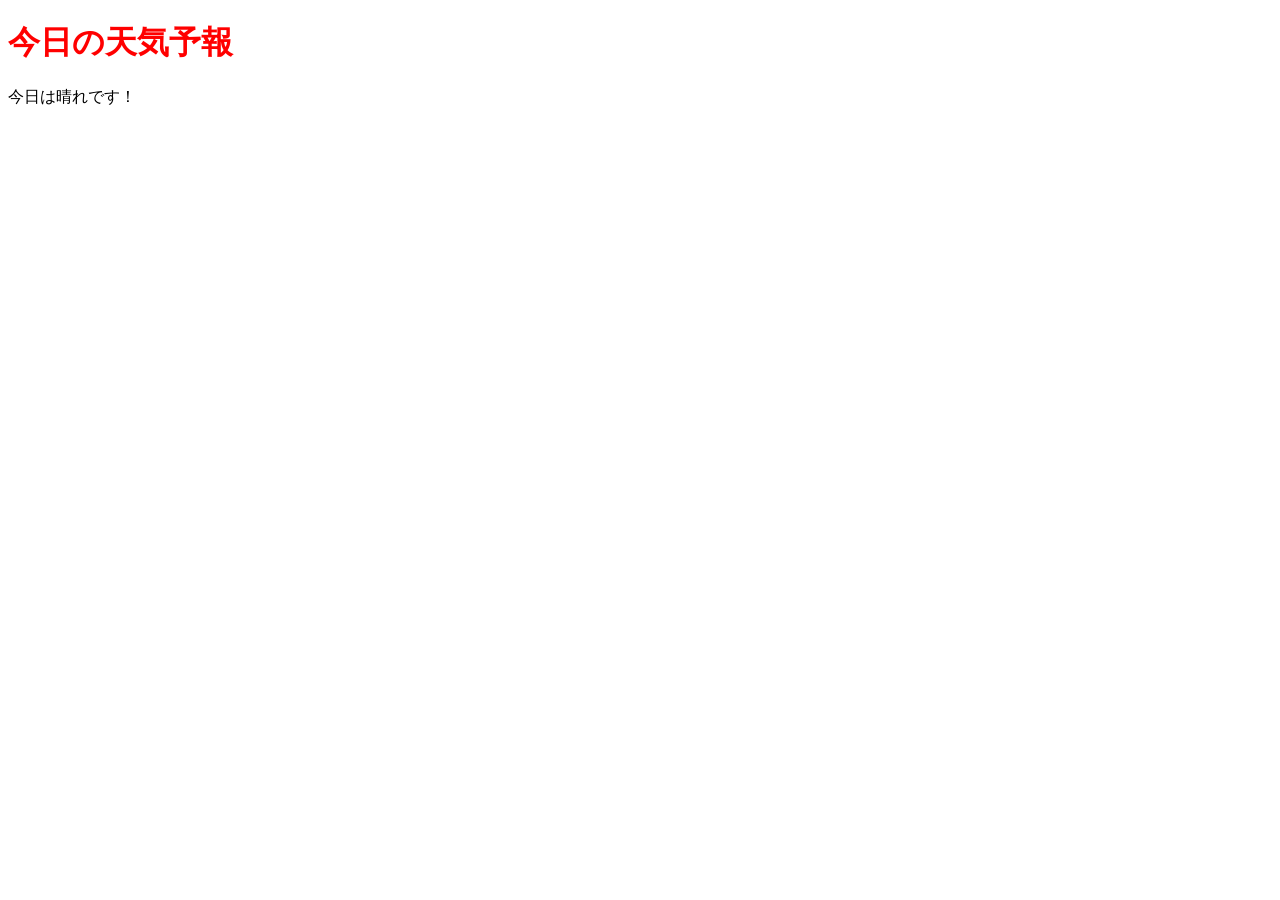
<file: kadai_006/weather.html>
<!DOCTYPE html>
<html lang="ja">
<head>
 <meta charset="UTF-8">
 <title>jQueryの基礎を学ぼう_6章課題</title>
 <link rel="stylesheet" href="weather.css">
</head>
<body>
 <h1 id="target">今日の天気予報</h1>
 <p>今日は晴れです！</p>
 <script src="https://code.jquery.com/jquery-3.6.0.min.js"></script>
 <script src="weather.js"></script>
</body>
</html>
</file>
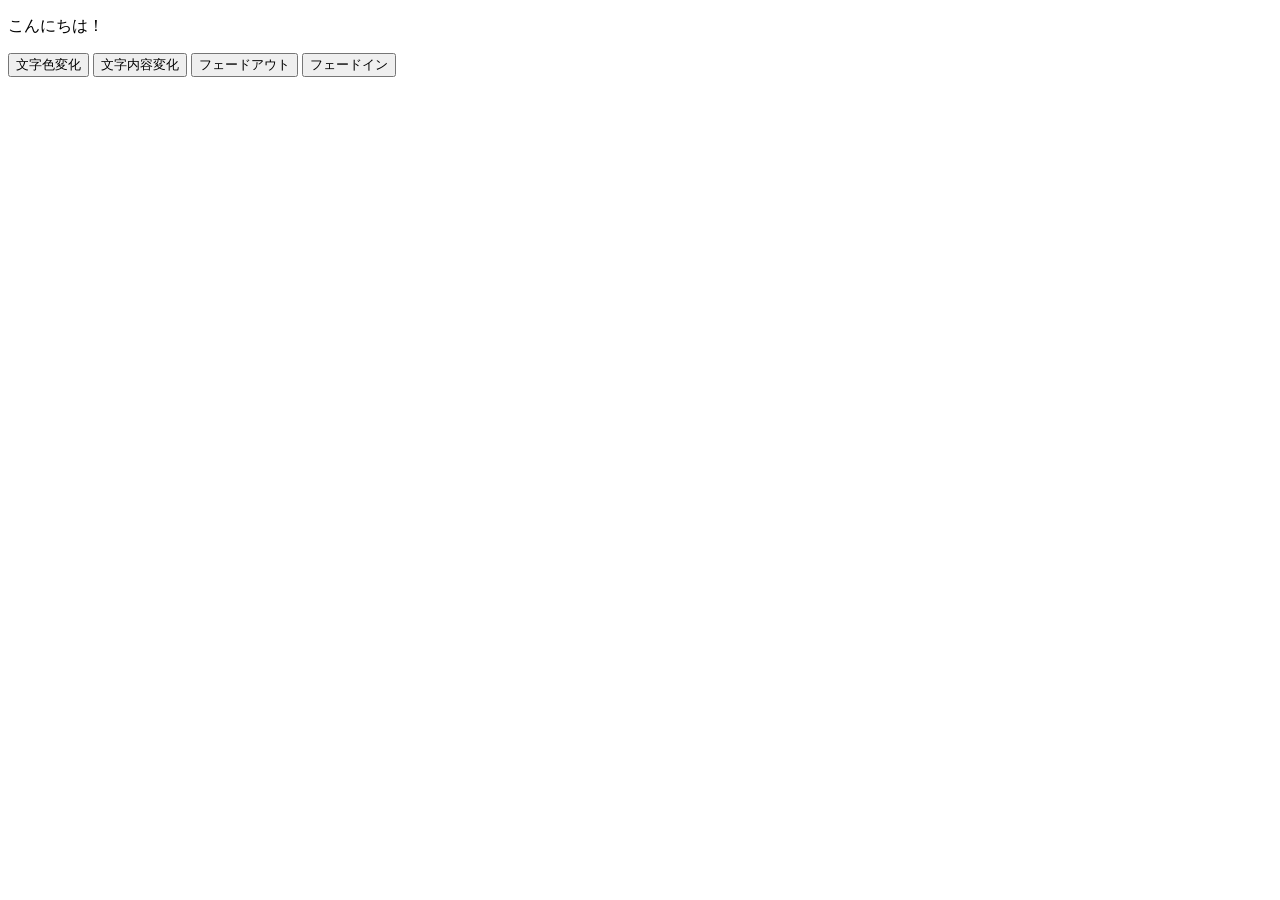
<file: kadai_010/summary.html>
<!DOCTYPE html>
<html lang="ja">
<head>
 <meta charset="UTF-8">
 <title>jQueryの基礎を学ぼう_10章課題</title>
</head>
<body>
 <div>
  <p id="target">こんにちは！</p>
  <button id="change-color">文字色変化</button>
  <button id="change-text">文字内容変化</button>
  <button id="fade-out">フェードアウト</button>
  <button id="fade-in">フェードイン</button>
 </div>
<script src="https://code.jquery.com/jquery-3.6.0.min.js"></script>
<script src="summary.js"></script>
</body>
</html>
</file>
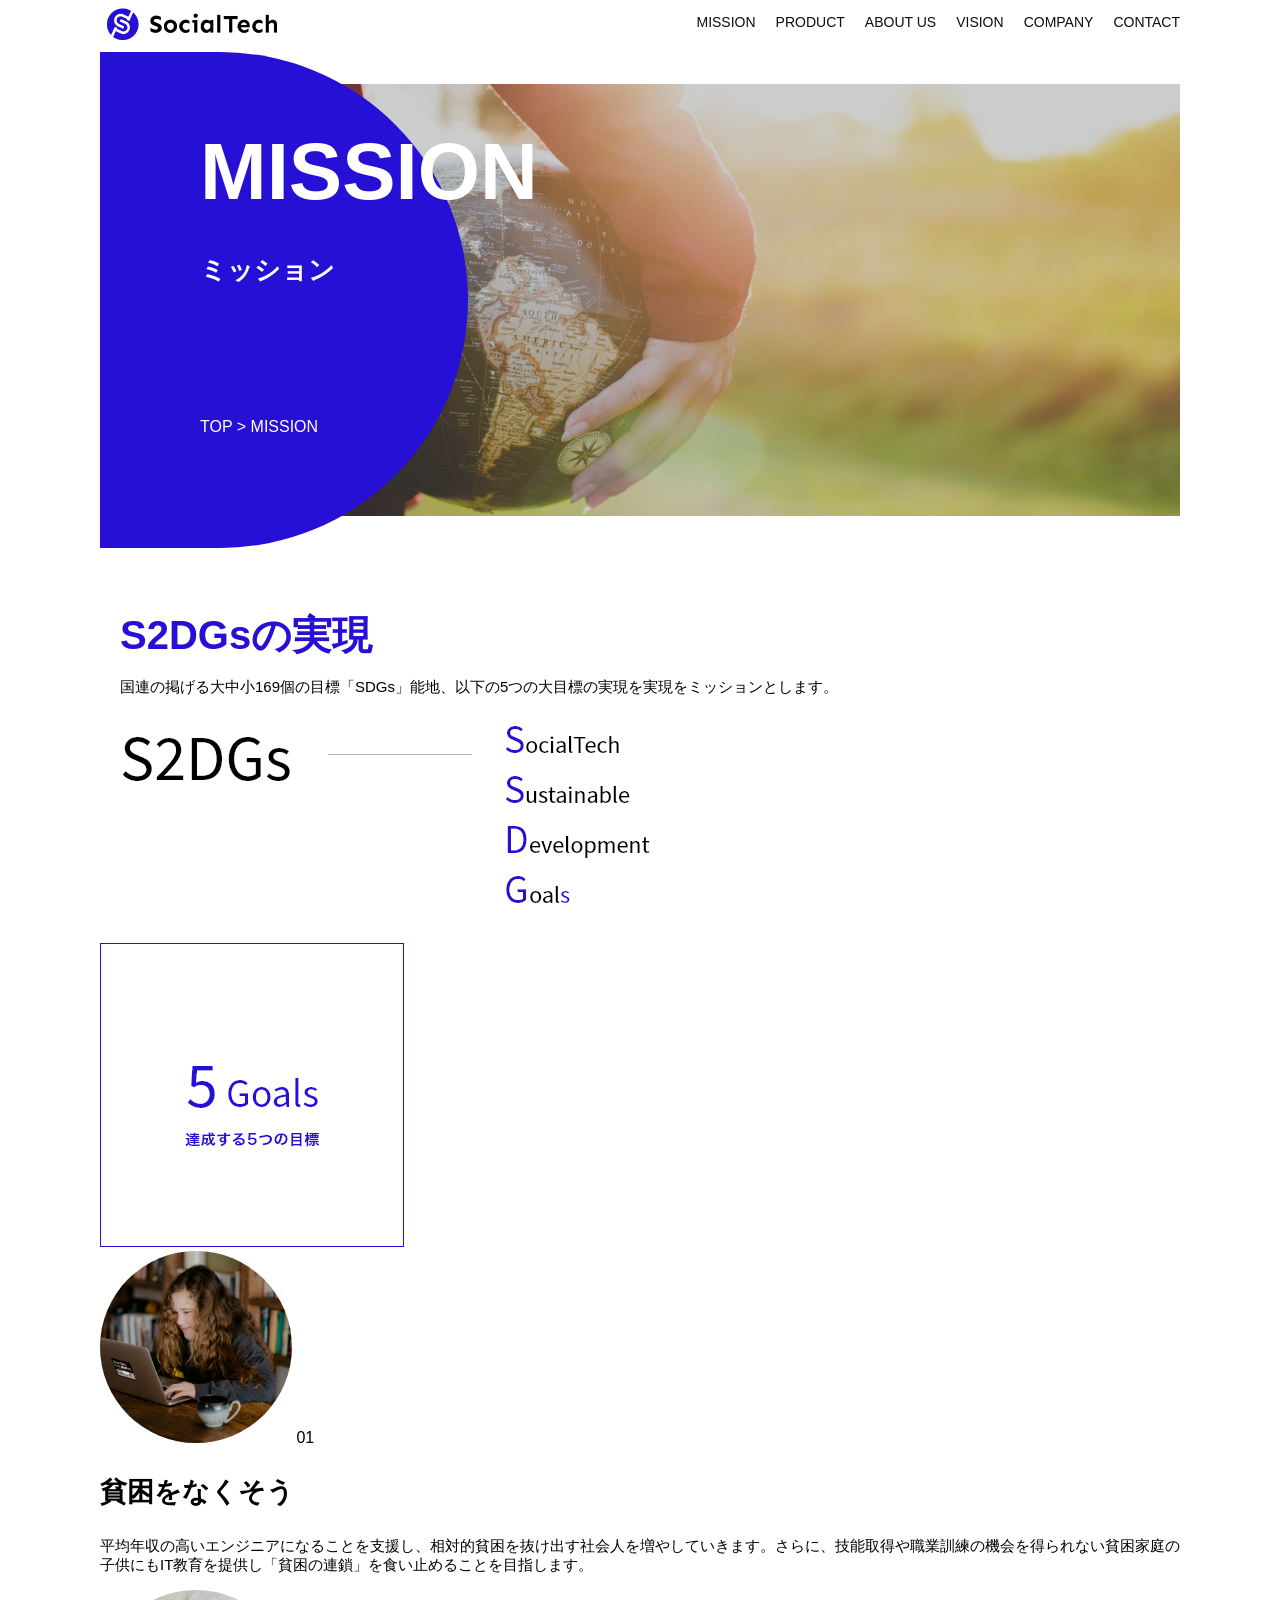
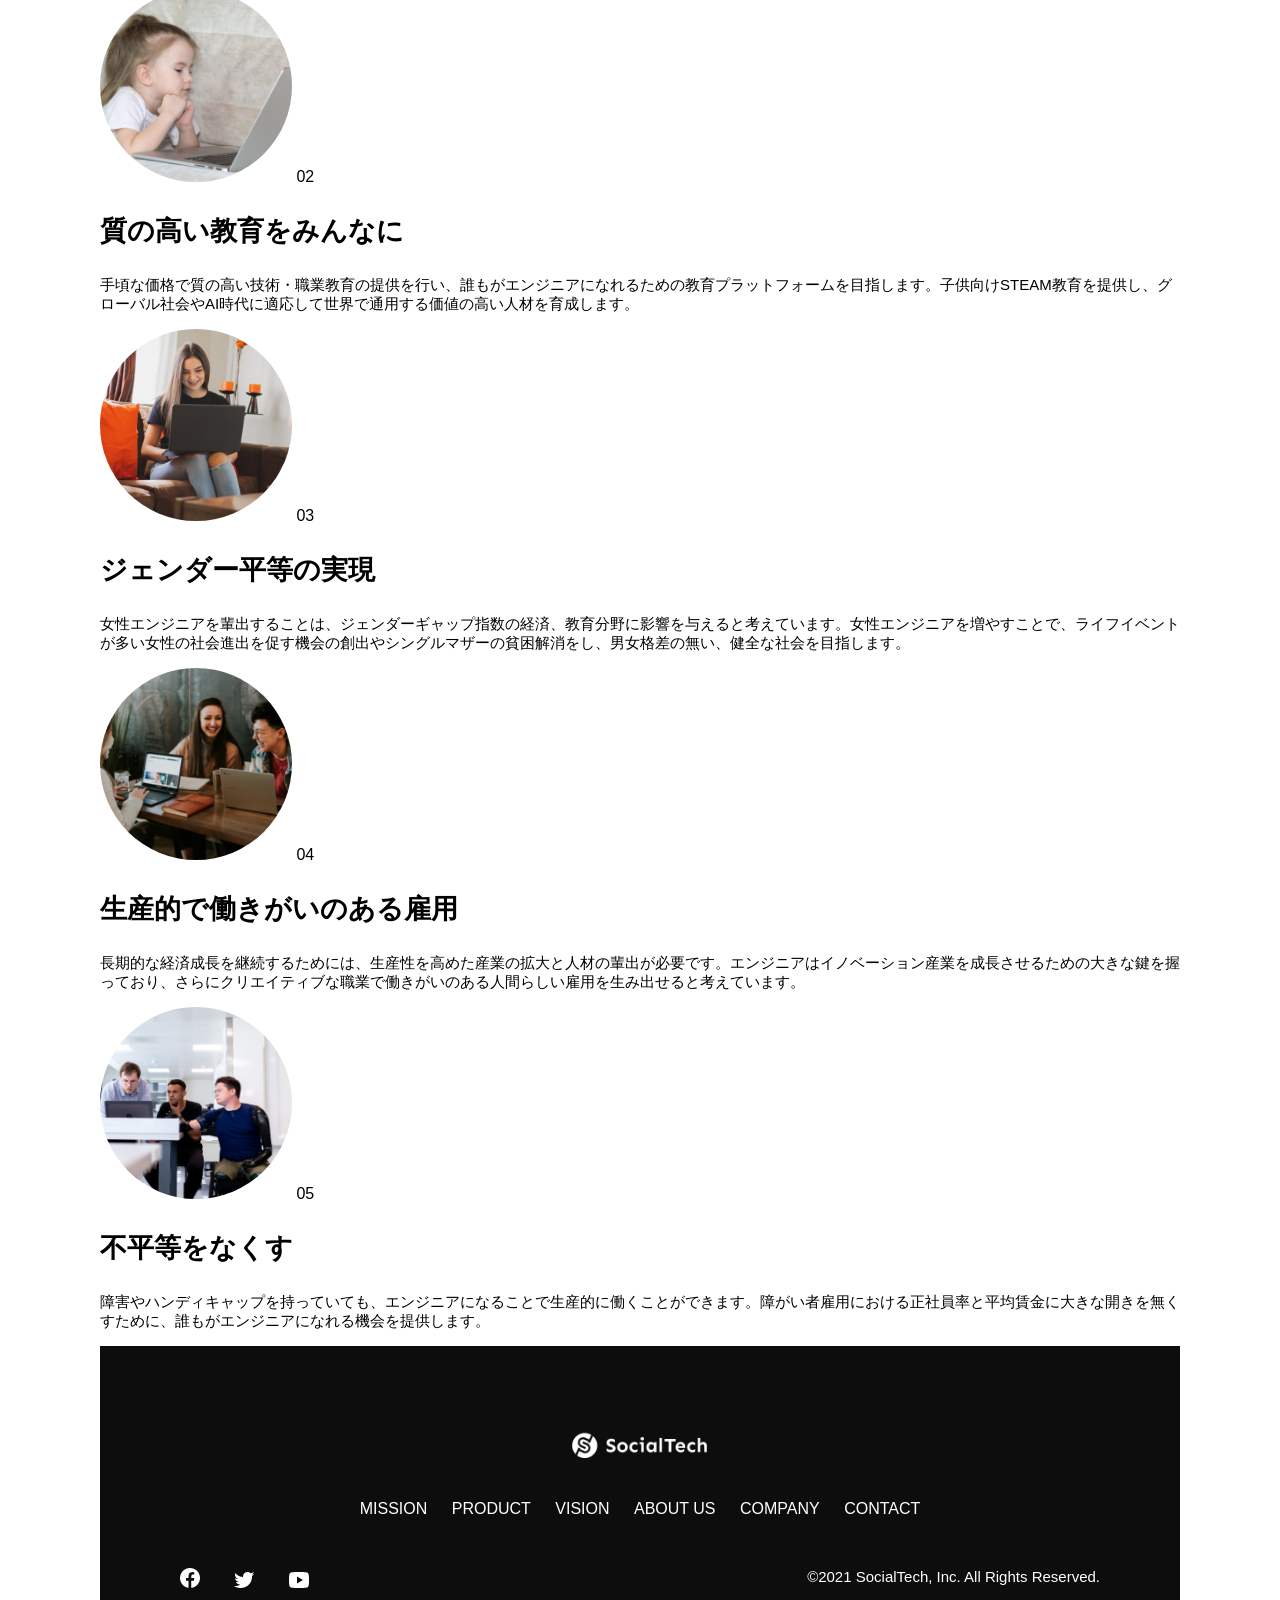
<file: kadai_tutorial_output/mission.html>
<!DOCTYPE html>
<html>
    <head>
        <title>SocialTech - MISSION ミッション -</title>
        <meta charset="utf-8">
        <meta name="description" content="SocialTechが目指す5つの目標（S2DGs）を紹介します">
        <meta name="viewport" content="width=device-width, initial-scale=1.0">
        <link rel="stylesheet" href="style.css">
    </head>

    <body>
        <!-- ヘッダー -->
         <header>
            <!-- ロゴ -->
             <a href="index.html" id="logo">
                <img src="images/logo.png" alt="トップページに戻る">
             </a>
             <!-- PC用ナビ -->
              <nav id="nav-pc">
                <ul>
                    <li><a href="mission.html">MISSION</a></li>
                    <li><a href="product.html">PRODUCT</a></li>
                    <li><a href="index.html#aboutus">ABOUT US</a></li>
                    <li><a href="index.html#VISION">VISION</a></li>
                    <li><a href="index.html#company">COMPANY</a></li>
                    <li><a href="index.html#contact">CONTACT</a></li>
                </ul>
              </nav>
              <!-- スマホ用メニューボタン -->
               <button id="menu-sp" onclick="document.getElementById('nav-sp').style.display = 'block'">
               <img src="images/button-menu.png" alt="ナビ開く">                
               </button>
               <!-- スマホ用ナビ -->
                <div id="nav-sp">
                    <button id="close" onclick="document.getElementById('nav-sp').style.display = 'none'">
                        <img src="images/button-close.png" alt="ナビ閉じる">
                    </button>

                    <nav>
                        <ul>
                            <li>
                                <a id="logo-sp" href="index.html" onclick="document.getElementById('nav-sp').style.display = 'none'"><img src="images/logo-sp.png" alt="トップページに戻る"></a>
                            </li>
                            <li><a class="menu" href="mission.html" onclick="document.getElementById('nav-sp').style.display = 'none'">MISSION</a></li>
                            <li><a class="menu" href="product.html" onclick="document.getElementById('nav-sp').style.display = 'none'">PRODUCT</a></li>
                            <li><a class="menu" href="index.html#aboutus" onclick="document.getElementById('nav-sp').style.display = 'none'">ABOUT US</a></li>
                            <li><a class="menu" href="index.html#vision">VISION</a></li>
                            <li><a class="menu" href="index.html#company">COMPANY</a></li>
                            <li><a class="menu" href="index.html#contact">CONTACT</a></li>
                        </ul>
                    </nav>
                    <div id="sns">
                        <a href="https://www.facebook.com/sejuku2013"><img src="images/button-facebook.png" alt="Facebookのリンク"></a>
                        <a href="https://twitter.com/samuraijuku"><img src="images/button-twitter.png" alt="Twitterのリンク"></a>
                        <a href="https://www.youtube.com/channel/UCCFOQO5aDK0xXam4cUQXT8g"><img src="images/button-youtube.png" alt="YouTubeのリンク"></a>
                    </div>
                </div>
         </header>

         <main>
            <article>
                <section id="mission-main">
                    <div class="mission-main-inner">
                        <div id="mission-title">
                            <h1>MISSION<br><span>ミッション</span></h1>
                            <p>TOP > MISSION</p>
                        </div>
                    </div>
                </section>
                
                <section id="mission-s2dgs"> 
                    <h2 class="mission-h2">S2DGsの実現</h2>
                    <p>国連の掲げる大中小169個の目標「SDGs」能地、以下の5つの大目標の実現を実現をミッションとします。</p>
                    <img src="images/mission/mission-s2dgs.png" alt="S2DGs">
                </section>

                <section id="mission-five-goals">
                    <div class="five-goals-image"><img src="images/mission/mission-5goals.png" alt="5Goals"></div>
                    <div class="five-goals-read">
                        <div>
                            <img class="fivegoals-image-left" src="images/mission/mission-5goals01.png" alt="PCを操作する女の子">
                            <span class="fivegoals-number">01</span>
                            <h3 class="fivegoals-h3">貧困をなくそう</h3>
                            <p class="fivegoals-p">平均年収の高いエンジニアになることを支援し、相対的貧困を抜け出す社会人を増やしていきます。さらに、技能取得や職業訓練の機会を得られない貧困家庭の子供にもIT教育を提供し「貧困の連鎖」を食い止めることを目指します。</p>
                        </div>
                        <div>
                            <img class="fivegoals-image-left" src="images/mission/mission-5goals02.png" alt="PCを操作する女の子">
                            <span class="fivegoals-number">02</span>
                            <h3 class="fivegoals-h3">質の高い教育をみんなに</h3>
                            <p class="fivegoals-p">手頃な価格で質の高い技術・職業教育の提供を行い、誰もがエンジニアになれるための教育プラットフォームを目指します。子供向けSTEAM教育を提供し、グローバル社会やAI時代に適応して世界で通用する価値の高い人材を育成します。</p>
                        </div>
                        <div>
                            <img class="fivegoals-image-left" src="images/mission/mission-5goals03.png" alt="PCを操作する女の子">
                            <span class="fivegoals-number">03</span>
                            <h3 class="fivegoals-h3">ジェンダー平等の実現</h3>
                            <p class="fivegoals-p">女性エンジニアを輩出することは、ジェンダーギャップ指数の経済、教育分野に影響を与えると考えています。女性エンジニアを増やすことで、ライフイベントが多い女性の社会進出を促す機会の創出やシングルマザーの貧困解消をし、男女格差の無い、健全な社会を目指します。</p>
                        </div>
                        <div>
                            <img class="fivegoals-image-left" src="images/mission/mission-5goals04.png" alt="PCを操作する女の子">
                            <span class="fivegoals-number">04</span>
                            <h3 class="fivegoals-h3">生産的で働きがいのある雇用</h3>
                            <p class="fivegoals-p">長期的な経済成長を継続するためには、生産性を高めた産業の拡大と人材の輩出が必要です。エンジニアはイノベーション産業を成長させるための大きな鍵を握っており、さらにクリエイティブな職業で働きがいのある人間らしい雇用を生み出せると考えています。</p>
                        </div>
                        <div>
                            <img class="fivegoals-image-left" src="images/mission/mission-5goals05.png" alt="PCを操作する女の子">
                            <span class="fivegoals-number">05</span>
                            <h3 class="fivegoals-h3">不平等をなくす</h3>
                            <p class="fivegoals-p">障害やハンディキャップを持っていても、エンジニアになることで生産的に働くことができます。障がい者雇用における正社員率と平均賃金に大きな開きを無くすために、誰もがエンジニアになれる機会を提供します。</p>
                        </div>
                    </div>
                </section>
            </article>
         </main>

         <footer>
            <div id="footer-logo"><img src="images/logo-sp.png" alt="SocialTech"></div>
            <div id="footer-link">
                <a href="mission.html">MISSION</a>
                <a href="product.html">PRODUCT</a>
                <a href="index.html#vision">VISION</a>
                <a href="index.html#aboutus">ABOUT US</a>
                <a href="index.html#company">COMPANY</a>
                <a href="index.html#contact">CONTACT</a>
            </div>
            <div id="sns-footer">
                <div class="sns-btns">
                    <a href="https://www.facebook.com/sejuku2013"><img src="images/button-facebook.png" alt="Facebookのリンク"></a>
                    <a href="https://twitter.com/samuraijuku"><img src="images/button-twitter.png" alt="Twitterのリンク"></a>
                    <a href="https://www.youtube.com/channel/UCCFOQO5aDK0xXam4cUQXT8g"><img src="images/button-youtube.png" alt="YouTubeのリンク"></a>
                </div>
                <p id="copyright">&copy;2021 SocialTech, Inc. All Rights Reserved.</p>
            </div>
         </footer>
    </body>
</html>
</file>
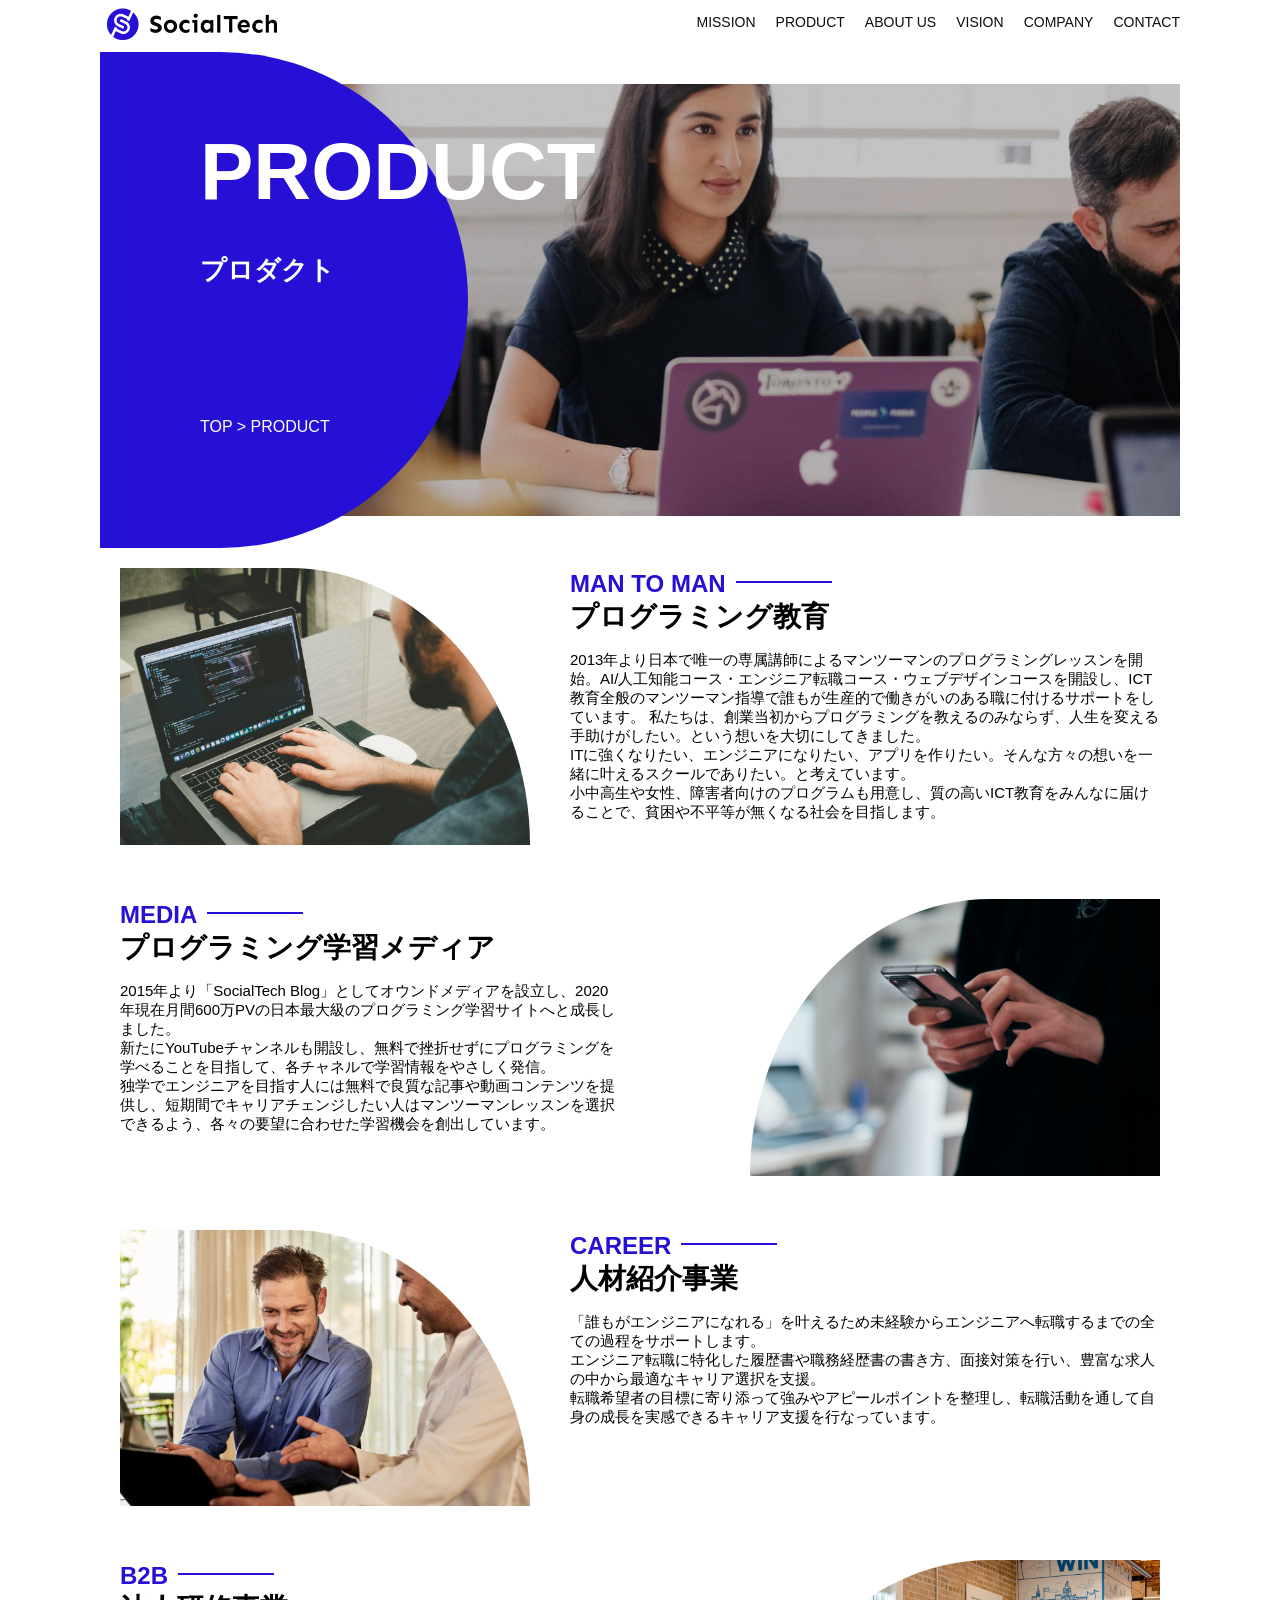
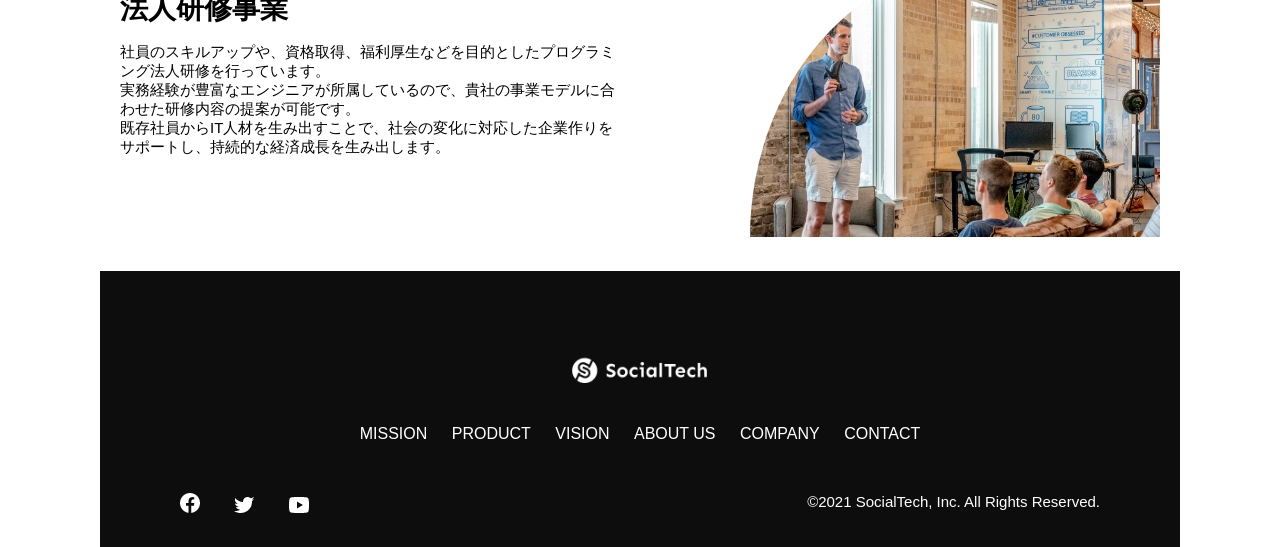
<file: kadai_tutorial_output/product.html>
<!DOCTYPE html>
<html>
    <head>
        <title>SocialTech - PRODUCT プロダクト -</title>
        <meta charset="utf-8">
        <meta name="description" content="SocialTechの4つのプロダクトを紹介します">
        <meta name="viewport" content="width=device-width, initial-scale=1.0">
        <link rel="stylesheet" href="style.css">
    </head>

    <body>
        <!-- ヘッダー -->
         <header>
            <!-- ロゴ -->
             <a href="index.html" id="logo">
                <img src="images/logo.png" alt="トップページに戻る">
             </a>
             <!-- PC用ナビ -->
              <nav id="nav-pc">
                <ul>
                    <li><a href="mission.html">MISSION</a></li>
                    <li><a href="product.html">PRODUCT</a></li>
                    <li><a href="index.html#aboutus">ABOUT US</a></li>
                    <li><a href="index.html#VISION">VISION</a></li>
                    <li><a href="index.html#company">COMPANY</a></li>
                    <li><a href="index.html#contact">CONTACT</a></li>
                </ul>
              </nav>
              <!-- スマホ用メニューボタン -->
               <button id="menu-sp" onclick="document.getElementById('nav-sp').style.display = 'block'">
               <img src="images/button-menu.png" alt="ナビ開く">                
               </button>
               <!-- スマホ用ナビ -->
                <div id="nav-sp">
                    <button id="close" onclick="document.getElementById('nav-sp').style.display = 'none'">
                        <img src="images/button-close.png" alt="ナビ閉じる">
                    </button>

                    <nav>
                        <ul>
                            <li>
                                <a id="logo-sp" href="index.html" onclick="document.getElementById('nav-sp').style.display = 'none'"><img src="images/logo-sp.png" alt="トップページに戻る"></a>
                            </li>
                            <li><a class="menu" href="mission.html" onclick="document.getElementById('nav-sp').style.display = 'none'">MISSION</a></li>
                            <li><a class="menu" href="product.html" onclick="document.getElementById('nav-sp').style.display = 'none'">PRODUCT</a></li>
                            <li><a class="menu" href="index.html#aboutus" onclick="document.getElementById('nav-sp').style.display = 'none'">ABOUT US</a></li>
                            <li><a class="menu" href="index.html#vision">VISION</a></li>
                            <li><a class="menu" href="index.html#company">COMPANY</a></li>
                            <li><a class="menu" href="index.html#contact">CONTACT</a></li>
                        </ul>
                    </nav>
                    <div id="sns">
                        <a href="https://www.facebook.com/sejuku2013"><img src="images/button-facebook.png" alt="Facebookのリンク"></a>
                        <a href="https://twitter.com/samuraijuku"><img src="images/button-twitter.png" alt="Twitterのリンク"></a>
                        <a href="https://www.youtube.com/channel/UCCFOQO5aDK0xXam4cUQXT8g"><img src="images/button-youtube.png" alt="YouTubeのリンク"></a>
                    </div>
                </div>
         </header>

         <main>
            <article>
                <section id="product-main">
                    <div class="product-main-inner">
                        <div id="product-title">
                            <h1>PRODUCT<br><span>プロダクト</span></h1>
                            <p>TOP > PRODUCT</p>
                        </div>
                    </div>
                </section>
                <!-- メインコンテンツ１ -->
                <section class="product-section product-section-left">
                    <div class="product-section-img"><img src="images/product/product-mantoman.png" alt="PCでコードを書く男性"></div>
                    <div class="product-read">
                        <h2 class="product-h2">MAN TO MAN</h2>
                        <h3 class="product-h3">プログラミング教育</h3>
                        <p>2013年より日本で唯一の専属講師によるマンツーマンのプログラミングレッスンを開始。AI/人工知能コース・エンジニア転職コース・ウェブデザインコースを開設し、ICT教育全般のマンツーマン指導で誰もが生産的で働きがいのある職に付けるサポートをしています。 私たちは、創業当初からプログラミングを教えるのみならず、人生を変える手助けがしたい。という想いを大切にしてきました。<br>ITに強くなりたい、エンジニアになりたい、アプリを作りたい。そんな方々の想いを一緒に叶えるスクールでありたい。と考えています。<br>小中高生や女性、障害者向けのプログラムも用意し、質の高いICT教育をみんなに届けることで、貧困や不平等が無くなる社会を目指します。</p>
                    </div>
                </section>
                <!-- メインコンテンツ２ -->
                <section class="product-section product-section-right">
                    <div class="product-read">
                        <h2 class="product-h2">MEDIA</h2>
                        <h3 class="product-h3">プログラミング学習メディア</h3>
                        <p>2015年より「SocialTech Blog」としてオウンドメディアを設立し、2020年現在月間600万PVの日本最大級のプログラミング学習サイトへと成長しました。<br>新たにYouTubeチャンネルも開設し、無料で挫折せずにプログラミングを学べることを目指して、各チャネルで学習情報をやさしく発信。<br>独学でエンジニアを目指す人には無料で良質な記事や動画コンテンツを提供し、短期間でキャリアチェンジしたい人はマンツーマンレッスンを選択できるよう、各々の要望に合わせた学習機会を創出しています。</p>
                    </div>
                    <div class="product-section-img"><img src="images/product/product-media.png" alt="スマートフォンを操作する人"></div>
                </section>
                <!-- メインコンテンツ３ -->
                <section class="product-section product-section-left">
                    <div class="product-section-img"><img src="images/product/product-career.png" alt="笑顔で話し合う2人の男性"></div>
                    <div class="product-read">
                        <h2 class="product-h2">CAREER</h2>
                        <h3 class="product-h3">人材紹介事業</h3>
                        <p>「誰もがエンジニアになれる」を叶えるため未経験からエンジニアへ転職するまでの全ての過程をサポートします。<br>エンジニア転職に特化した履歴書や職務経歴書の書き方、面接対策を行い、豊富な求人の中から最適なキャリア選択を支援。<br>転職希望者の目標に寄り添って強みやアピールポイントを整理し、転職活動を通して自身の成長を実感できるキャリア支援を行なっています。</p>
                    </div>
                </section>
                <!-- メインコンテンツ４ -->
                <section class="product-section product-section-right">
                    <div class="product-read">
                        <h2 class="product-h2">B2B</h2>
                        <h3 class="product-h3">法人研修事業</h3>
                        <p>社員のスキルアップや、資格取得、福利厚生などを目的としたプログラミング法人研修を行っています。<br>実務経験が豊富なエンジニアが所属しているので、貴社の事業モデルに合わせた研修内容の提案が可能です。<br>既存社員からIT人材を生み出すことで、社会の変化に対応した企業作りをサポートし、持続的な経済成長を生み出します。</p>
                    </div>
                    <div class="product-section-img"><img src="images/product/product-b2b.png" alt="講演中の男性とそれを聴く人々"></div>
                </section>

            </article>
         </main>

         <footer>
            <div id="footer-logo"><img src="images/logo-sp.png" alt="SocialTech"></div>
            <div id="footer-link">
                <a href="mission.html">MISSION</a>
                <a href="product.html">PRODUCT</a>
                <a href="index.html#vision">VISION</a>
                <a href="index.html#aboutus">ABOUT US</a>
                <a href="index.html#company">COMPANY</a>
                <a href="index.html#contact">CONTACT</a>
            </div>
            <div id="sns-footer">
                <div class="sns-btns">
                    <a href="https://www.facebook.com/sejuku2013"><img src="images/button-facebook.png" alt="Facebookのリンク"></a>
                    <a href="https://twitter.com/samuraijuku"><img src="images/button-twitter.png" alt="Twitterのリンク"></a>
                    <a href="https://www.youtube.com/channel/UCCFOQO5aDK0xXam4cUQXT8g"><img src="images/button-youtube.png" alt="YouTubeのリンク"></a>
                </div>
                <p id="copyright">&copy;2021 SocialTech, Inc. All Rights Reserved.</p>
            </div>
         </footer>
    </body>
</html>
</file>
<file: kadai_006/weather.css>
.heading {
    color:#ff0000;
 }
</file>
<file: kadai_tutorial_output/style.css>
*{
    box-sizing: border-box;
}
p{
    font-size: 15px;
}
body{
    font-family: "Source Sans Pro", "Hiragino Kaku Gothic ProN", Meiryo, Arial, sans-serif;
    max-width: 1080px;
    margin: 0 auto 0 auto;

    /* PC用カルーセル設定 */
.carousel {
    margin: 0 20px 0 20px;
}
.carouselImg {
    width: 100%;
}
}
header{
    display: flex;
    justify-content: space-between;
}
#nav-pc{
    font-size: 14px;
}
#nav-pc ul{
    display: flex;
    padding-left: 0;
}
#nav-pc li{
    list-style: none;
}
#nav-pc a{
    text-decoration: none;
    margin-left: 20px;
    color: #0d0d0d;
}
#nav-pc a:hover{
    text-decoration: underline;
}
#nav-sp,
#menu-sp{
    display: none;
}
#main-visual{
    position: relative;
    height: 470px;
}
#main-message{
    position: absolute;
    top: 0;
    left: 0;
    background-color: #2710D5;
    color: #ffffff;
    border-radius: 0 0 476px 0;
    max-width: 620px;
    height: 100%;
    width: 100%;
    z-index: 10;
}
#main-message > h1{
    font-size: 60px;
    margin: 100px 0 0 50px;    
}
#main-message > p{
    font-size: 28px;
    margin: 0 0 0 50px;
}
#main-visual > img{
    max-width: 620px;
    border-radius: 476px 0 0 0;
    position: absolute;
    top: o;
    right: 0;
    z-index: 9;
}
h2{
    margin: 40px 0 0 0;
}
h2::after{
    content: url(images/line.png);
    margin-left: 10px;
}
h3{
    font-size: 27px;
}
#mission {
    margin: 80px auto 80px auto;
}
#mission-flex{
    display: flex;
}
#mission-flex > div {
    width: 50%;
    margin: 20px;
}
#mission-photo {
    width: 100%;
}
#s2dgs {
    margin-top: 50px;
    width: 100%;
}
/* プロダクト */
#product{
    background-color: #fafafa;
    margin: 80px 0 80px 0;
    padding: 10px 40px 0px 40px;
}
/* 外枠 */
#product .product-flex{
    margin-top: 40px;
    display: flex;
}
/* 左のカラム */
#product-left{
    width: 50%;
    margin-right: 20px;
}
/* 右のカラム */
#product-right{
    width: 50%;
    margin-left: 20px;
    margin-top: 80px;
}
/* 画像＋説明 */
#product-left > div{
    position: relative;
    height: 480px;
    margin-right: 20px;
}
#product-right > div{
    position: relative;
    height: 480px;
    margin-left: 20px;
}
.product-photo {
    width: 100%;
}
.product-explain{
    background-color: #ffffff;
    position: absolute;
    left: 0;
    bottom: 50px;
    margin: 0 40px 0 40px;
    padding: 20px;
    box-shadow: 5px 5px 10px rgba(0,0,0,0.05);
}
.product-explain > span{
    color: #2710D5;
    font-weight: bold;
    font-size: 16px;
    margin: 0;
}
.product-explain > h3{
    margin: 5px 0 5px 0;
}
.product-explain > p{
    margin: 0;
}
#product-more {
    text-align: center;
}
#product-more a {
    position: relative;
    bottom: -42px;
}
#aboutus{
    margin: 80px auto 80px auto;
}
#aboutus > div{
    display: flex;
}
.culture-img{
    width: 50%;
    align-self: flex-start;
}
.culture-img2{
    margin-top: 50px;
    width: 100%;
}
.culture-table{
    margin-right: 50px;
}
.culture-num{
    font-size: 80px;
    color: #2710d5;
    padding: 0 20px 0 0;
}
.culture-table th{
    text-align: left;
    font-size: 28px;
    font-weight: bold;
}
.culture-en{
    color: #2710d5;
    font-size: 24px;
}
.culture-description{
    margin: 0;
}
#vision{
    margin: 80px auto 80px auto;
}
#vision > div{
    display: flex;
    justify-content: space-between;
    flex-wrap: wrap;
}
.vision-box {
    width: 300px;
    height: 300px;
    margin-bottom: 30px;
    position: relative;
  }
  .vision-box > img{
    width: 100%;
    position: relative;
    z-index: 30;
  }
  .vision-box > div{
    position: absolute;
    top: 0;
    left: 0;
    z-index: 31;
    margin: 20px;
  }
  .vision-box > div > h4{
    color: #2710d5;
    font-size: 19px;
    margin: 80px 0 0 0;
}
.vision-box > div > h4::first-letter{
    font-size: 40px;
}
.vision-box > div > h5{
    font-size: 20px;
    margin: 0 0 0 0;
}
.vision-box > div > p{
    margin: 10px 0 0 0;
}
/* 会社概要 */
#company{
    margin: 80px auto 80px auto;
}
#company-table{
    width: 100%;
}
.tableheader{
    text-align: left;
    padding: 20px;
    border-bottom-color: #2710d5;
    border-bottom-width: 1px;
    border-bottom-style: solid;
    width: 100px;
}
.tableheader-first{
    border-top-color: #2710d5;
    border-top-width: 1px;
    border-top-style: solid;
}
.cell{
    padding: 30px;
    border-bottom-color: #ececec;
    border-bottom-width: 1px;
    border-bottom-style: solid;
}
.cell-first{
    border-top-color: #ececec;
    border-top-width: 1px;
    border-top-style: solid;
}
#company > iframe{
    width: 100%;
    height: 368px;
    margin-top: 40px;
}
#contact{
    margin: 80px auto 80px auto;
}
#contact > form > div{
    display: flex;
    flex-direction: row;
    flex-wrap: wrap;
    padding-bottom: 30px;
}
.contact-heading{
    width: 240px;
    align-self: center;
}
.contact-label{
    font-weight: bold;
}
.contact-span{
    color: #ce2222;
    margin: 0 0 0 20px;
    font-weight: bold;
}
.contact-textbox{
    border-top: 0px;
    border-left: 0px;
    border-right: 0px;
    border-bottom-width: 1px;
    border-bottom-color: #707070;
    border-style: solid;
    background-color: #fafafa;
    width: 400px;
    height: 56px;
}
.contact-textarea{
    border-top: 0px;
    border-left: 0px;
    border-right: 0px;
    border-bottom-width: 1px;
    border-bottom-color: #707070;
    background-color: #fafafa;
    width: 400px;
    height: 200px;
}
#contact dt{
    font-weight: bold;   
}
#contact dd{
    margin: 0 0 16px 0;
}
#contact dd p{
    margin: 0;
}
#contact dd ul{
    padding-left: 0;
}
#contact dd li{
    margin-bottom: 0;
    list-style: none;
}
footer{
    background-color: #0d0d0d;
    text-align: center;
    padding: 80px 80px 30px 80px;
}
#footer-logo{
    margin-bottom: 30px;
}
#footer-link{
    margin-bottom: 50px;
}
#footer-link > a {
    text-decoration: none;
    margin: 10px;
    color: #ffffff;
}
#footer-link > a:hover {
    text-decoration: underline;
}
#sns-footer{
    display: flex;
    justify-content: space-between;
    text-align: left;
}
#sns-footer a{
    margin-right: 30px;
}
#copyright{
    color: #ffffff;
    margin: 0;
}

/* mission.htmlのスタイル */
.mission-main-inner{
    background-image: url(images/mission/mission-main.png);
    background-repeat: no-repeat;
    background-position-y: center;
}
#mission-title{
    background-color:#2710d5;
    width: 368px;
    color: #ffffff;
    height: 496px;
    border-radius: 0 248px 248px 0;
    position: relative;
}
#mission-title h1{
    position: absolute;
    top: 0;
    left: 100px;
    font-size: 80px;
    line-height: 1;
}
#mission-title h1 span{
    font-size: 26px;
}
#mission-title >p{
    position: absolute;
    top: 350px;
    left: 100px;
    font-size: 16px;
}
#mission-s2dgs{
    padding: 20px;
}
.mission-h2{
    color: #2710d5;
    font-size: 40px;
}
.mission-h2::after{
    content: none;
}
.product-main-inner{
    background-image: url(images/product/product-main.png);
    background-repeat: no-repeat;
    background-position-y: center;
}
#product-title{
    background-color:#2710d5;
    width: 368px;
    color: #ffffff;
    height: 496px;
    border-radius: 0 248px 248px 0;  
    position: relative;
}
#product-title h1{
    position: absolute;
    top: 0;
    left: 100px;
    font-size: 80px;
    line-height: 1;
}
#product-title h1 span{
    font-size: 26px;
}
#product-title > p{
    position: absolute;
    top: 350px;
    left: 100px;
    font-size: 16px;
}
.product-section{
    display: flex;
    padding: 20px 20px 0;
}
.product-section .product-section-img{
    width: 450px;
}
.product-section-left .product-section-img img{
    width: 100%;
    padding: 0 40px 30px 0;
    border-radius: 0 432px 0 0;
}
.product-section-left .product-read{
    width: 50%;
    flex-grow: 1;
}
.product-section-left .product-read p{
    margin-bottom: 0;
}
.product-section-right{
    justify-content: space-between;
}
.product-section-right .product-section-img img{
    width: 100%;
    padding: 0 0 30px 40px;
    border-radius: 432px 0 0 0;
}
.product-section-right .product-read{
    width: 500px;
}
.product-h2{
    color: #2710d5;
    font-size: 24px;
    margin: 0;
}
.product-h3{
    font-size: 28px;
    margin: 0;
}

/* 画面幅が767px以下の時 */
@media screen and (max-width: 767px) {
    /* PC用ナビゲーション非表示 */
    #nav-pc {
      display: none;
  }

  /* スマホ用カルーセル設定 */
  .carousel {
    margin: 0;
  }
#menu-sp{
    display: block;
    background-color: transparent;
    /* float: right; */
    padding: 0;
    border: none;
    position: absolute;
    top: 0px;
    right: 0px;
}
#nav-sp{
    background-color: #2710d5;
    position: fixed;
    top: 0;
    left: 0;
    width: 100%;
    height: 100%;
    display: none;
    z-index: 100;
}
#close{
    position: absolute;
    top: 20px;
    right: 20px;
    background-color: transparent;
    border: none;
}
#nav-sp nav ul{
    padding-left: 0;
}
#nav-sp nav li{
    list-style: none;
}

#logo-sp{
    margin: 80px 0 30px 20px;
}
#nav-sp nav a {
    display: block;
    color: #ffffff;
}
#nav-sp nav a:hover {
    text-decoration: underline;
}
#nav-sp .menu {
    text-decoration: none;
    margin: 0 20px 0 20px;
    height: 44px;
    font-size: 16px;
    background-image: url("images/arrow.png");
    background-repeat: no-repeat;
    background-position: right top;
}
#sns{
    position: absolute;
    bottom: 20px;
    left: 20px;
}
#sns >a{
    margin-right: 30px;
}
#main-visual{
    position: relative;
    height: 470px;
}
#main-visual > div{
    text-align: center;
    height: 280px;
}
#main-visual h1{
    font-size: 28px;
    margin: 90px 0 0 0;
}
#main-visual > div > p{
    margin: 0;
    font-size: 15px;
}
#main-visual > img{
    width: 100%;
    border-radius: 476px 0 0 0;
    top: auto;
    bottom: 0;
}
h2{
    margin: 15px 0 15px 0;
}
h3{
    font-size: 24px;
    margin: 10px 0 0 0;
}
#mission{
    margin: 20px 0 20px 0;
    padding: 0 20px 0 20px;
}
#mission-flex{
    flex-direction: column;
}
#mission-flex >div {
    width: 100%;
    margin: 0;
}
#product{
    margin: 0;
    padding: 10px 20px 0 20px;
}
#product .product-flex{
    flex-direction: column;
    margin-top: 0;
}
#product-left,
#product-right{
    width: 100%;
    margin: 0;
}
#product-left > div,
#product-right > div{
    height: auto;
    margin: 0;
}
.product-explain{
    position: relative;
    margin: 0;
}
.product-explain >h3 {
    margin: 10px 0 10px 0;
    font-size: 24px;
}
#product-more{
    text-align: left;
}
#aboutus{
    margin: 80px 20px 80px 20px;
}
#aboutus >div {
    flex-direction: column;
}
.culture-table th{
    font-size: 16px;
}
.culture-table{
    margin-right: 0;
    padding-right: 20px;
    order: 2;
}
.culture-img{
    width: 100%;
    order: 1;
}
.culture-img2{
    margin-top: 0;
}
.culture-num{
    padding: 0;
}
.culture-description{
    margin: 0;
}
#vision{
    margin: 80px 20px 80px 20px;
}
.vision-box > img{
    position: absolute;
    top: 0;
    left: 0;
}
.vision-box >div >h4{
    margin: 60px 0 0 0;
}
#company{
    margin: 0 20px 0 20px;
}
#company > h3{
    margin-bottom: 20px;
}
.tableheader{
    width: 50px;
}
.cell{
    padding: 20px;

}
#company >iframe{
    height: 240px;
}
#contact{
    margin: 80px 20px 80px 20px;
}
#contact >h3{
    margin-bottom: 20px;
}
#contact > form > div{
    flex-direction: column;
    margin-bottom: 20px;
}
.contact-heading{
    align-self: auto;
    margin-bottom: 20px;
}
.contact-textbox{
    min-width: 300px;
    width: 100%;
}
.contact-textarea{
    height: 150px;
    width: 100%;
}
.radiobutton{
    margin-bottom: 20px;
}
/* フッター */
footer{
    padding: 30px 20px 50px 20px;
    text-align: left;
}
#footer-link >a{
    margin: 0 20px 30 0;
    display: block;
    background-repeat: no-repeat;
    background-position: right;
    background-image: url(images/arrow.png)
}
#footer-link >a:hover{
    text-decoration: underline;
}
#sns-footer{
    flex-direction: column;
    justify-content: flex-start;
}
#copyright{
    font-size: 12px;
    margin-top: 30px;
}
/* mission.html用スタイル */
/* ミッションのメインビジョン */
#mission-main{
    height: 256px;
    margin-top: 4%;
    position: relative;
}
.mission-main-inner{
    height: 80%;
    background-size: cover;
}
#mission-title{
    width: 136px;
    height: 256px;
    position: absolute;
    top: -10%;
}
#mission-title h1{
    left: 20px;
    font-size: 40px;
}
#mission-title h1 span{
    font-size: 18px;
}
#mission-title > p{
    top: 180px;
    left: 20px;
    font-size: 13px;
}
/* ミッションページS2dgs */
.mission-h2{
    font-size: 38px;
    margin: 0px;
}
.mission-h2::after{
    content: none;
}
#mission-s2dgs > img {
    width: 100%;
}
/* ミッションページ５つのゴール */
#mission-five-goals{
    flex-direction: column;
}
#mission-five-goals > div {
    padding: 0;
}
#mission-five-goals .five-goals-image,
#mission-five-goals .five-goals-read{
    width: 100%;
    padding: 0;
}
#mission-five-goals .five-goals-read > div {
    display: flex;
    flex-direction: column;
}
.fivegoals-image-right,
.fivegoals-image-left {
    align-self: center;
}
/* プロダクトページ */
#product-main{
    height: 256px;
    margin-top: 4%;
    position: relative;
}
.product-main-inner{
    height: 80%;
    background-size: cover;
}
#product-title{
    width: 136px;
    height: 256px;
    position: absolute;
    top: -10%;
}
#product-title h1{
    left: 20px;
    font-size: 40px;
}
#product-title h1 span{
    font-size: 18px;
}
#product-title > p{
    top: 180px;
    left: 20px;
    font-size: 13px;
}
/* セクション */
.product-section{
    flex-direction: column;
}
.product-section .product-section-img {
    width: 100%;
}
.product-section .product-section-img img{
    width: 100%;
    padding: 0;
}
.product-section-left .product-section-img img{
    border-radius: 0 300px 0 0;
}
.product-section-left .product-read{
    width: 100%;
    flex-grow: 1;
}
.product-section-right .product-section-img img{
    order: 1;
    border-radius: 300px 0 0 0 ;
}
.product-section-right .product-read{
    order: 2;
    width: 100%;
}

}
</file>
